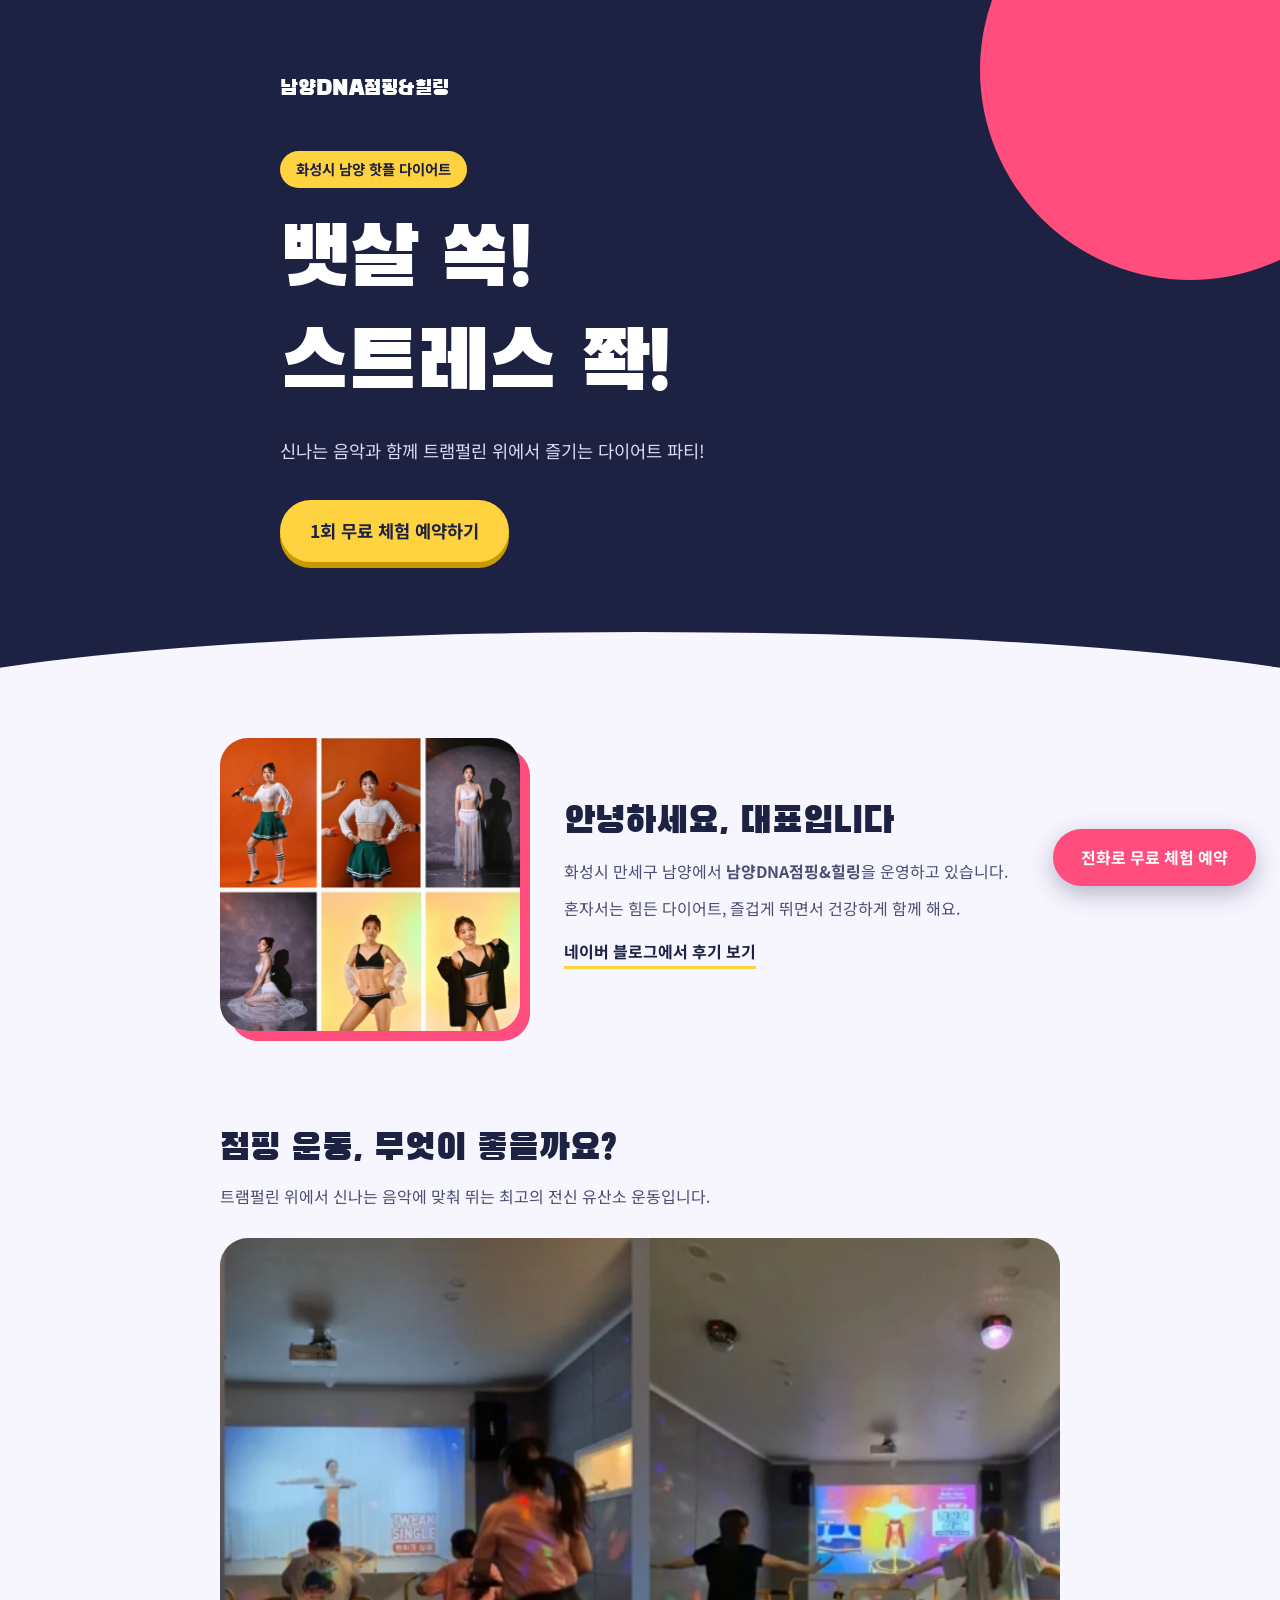
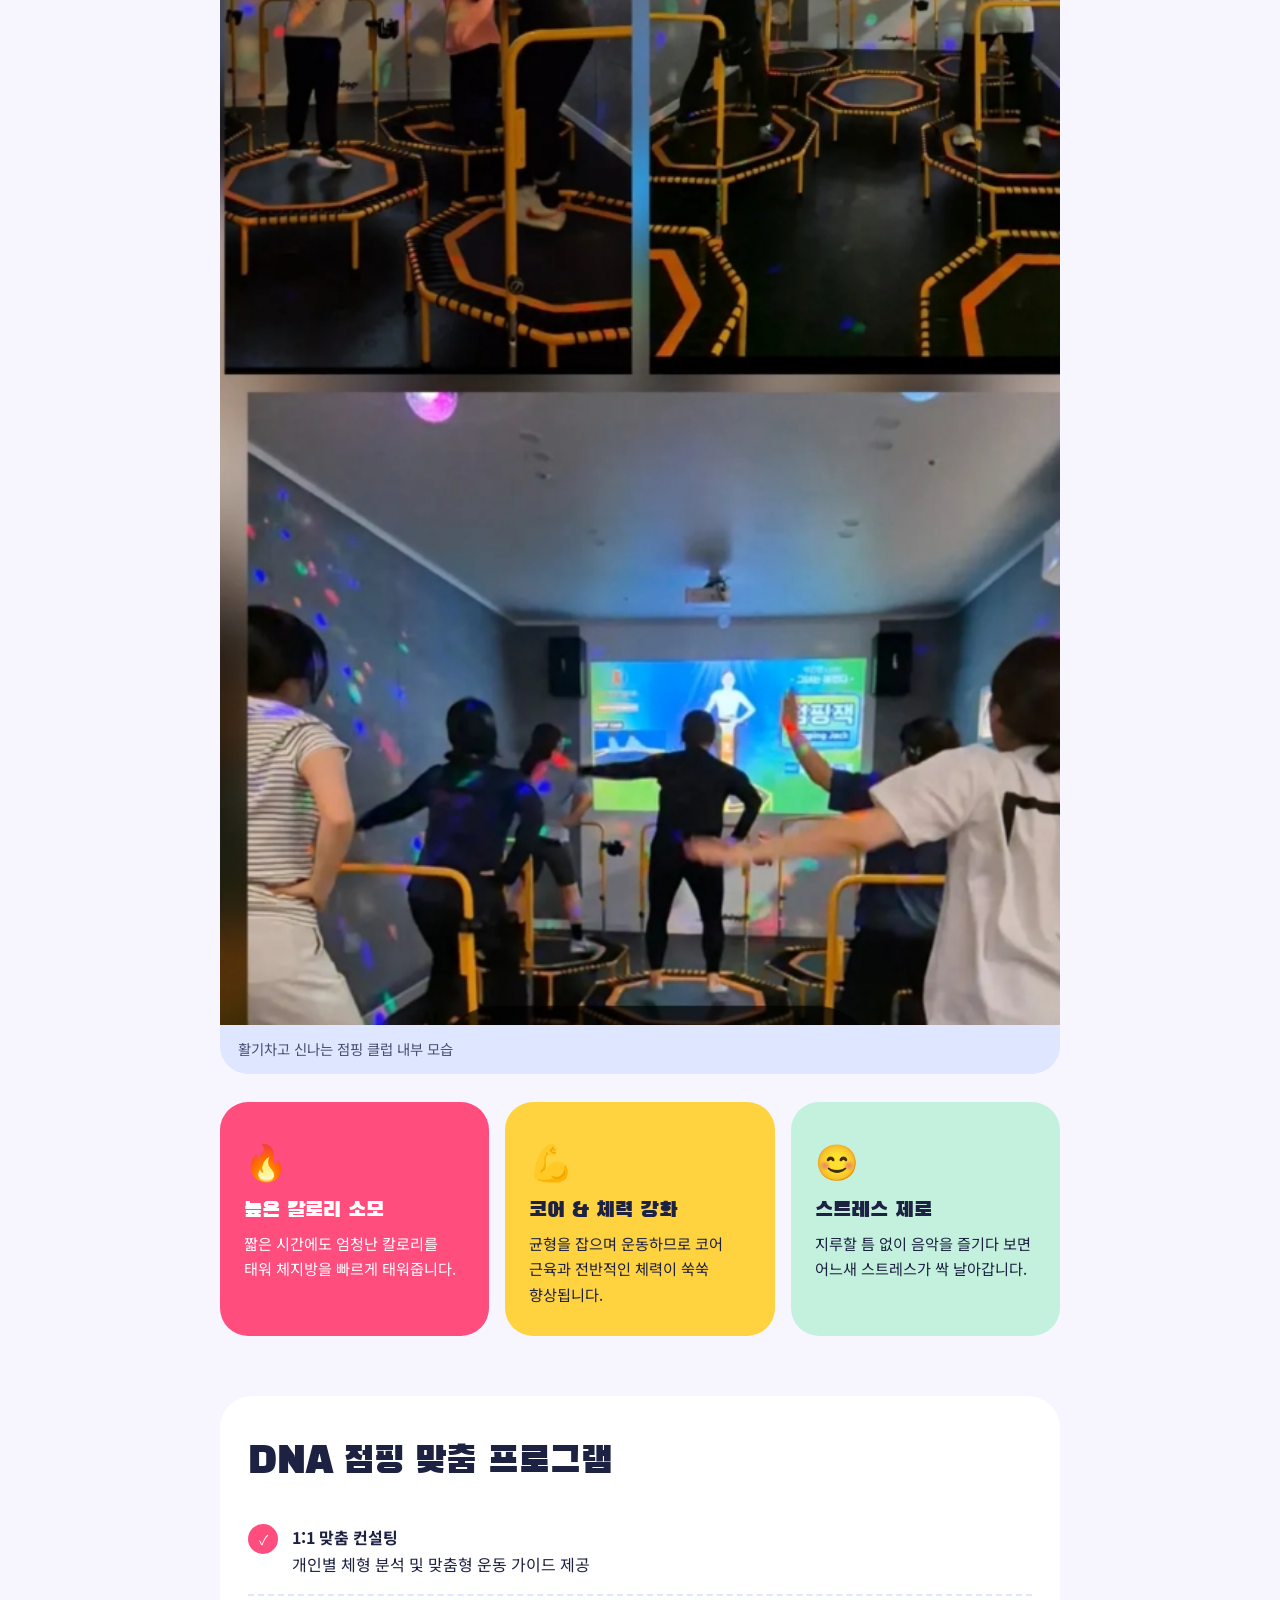
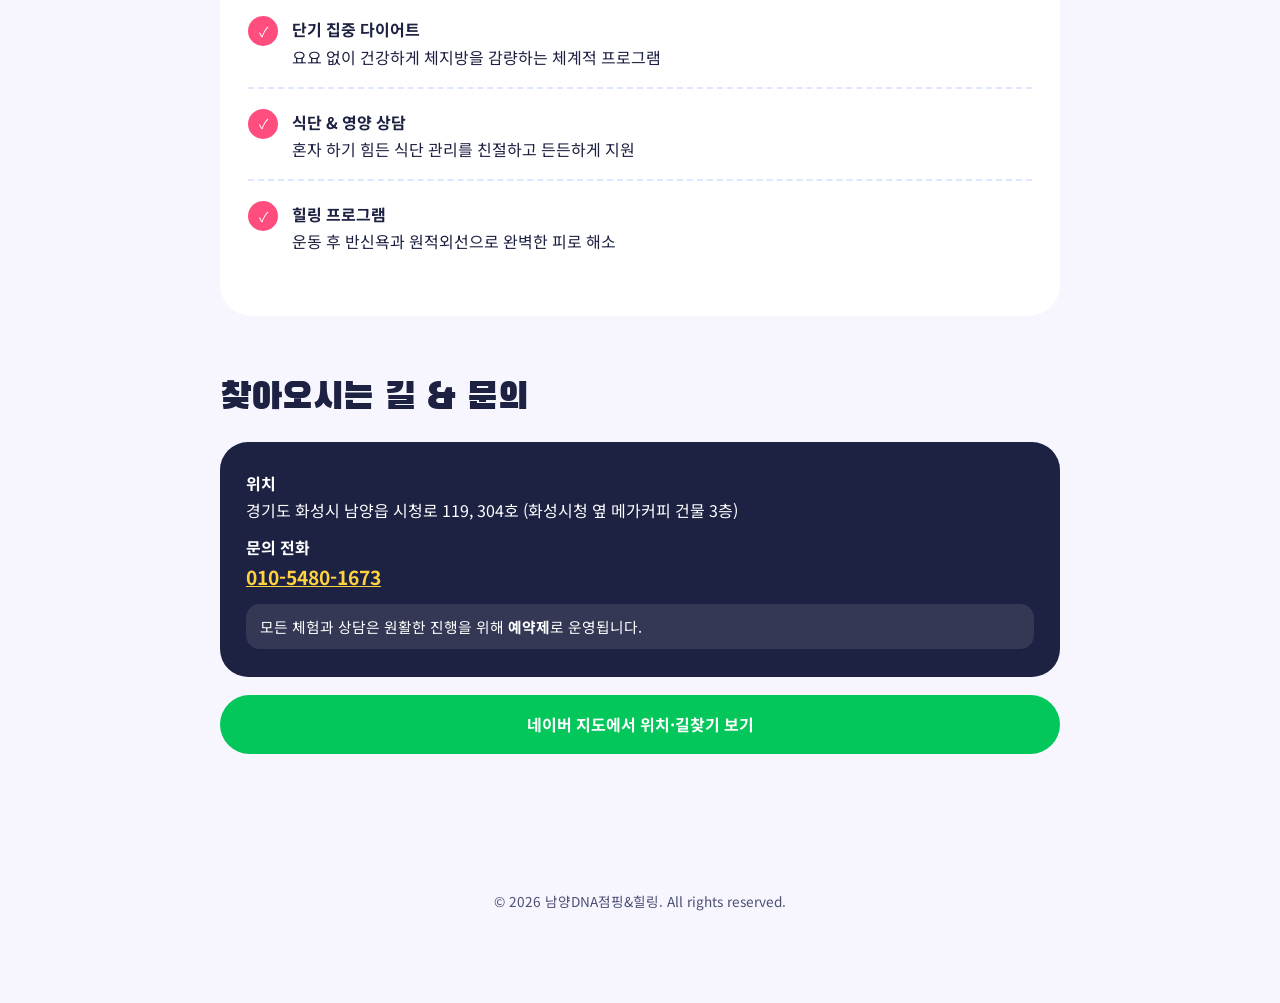
<file: index.html>
<!DOCTYPE html>
<html lang="ko">
<head>
  <meta charset="UTF-8">
  <meta name="viewport" content="width=device-width, initial-scale=1.0">
  <title>남양DNA점핑&힐링</title>
  <link rel="stylesheet" href="style.css">
</head>
<body>

  <header class="hero">
    <div class="brand">남양DNA점핑&amp;힐링</div>
    <div class="hero-content">
      <span class="badge">화성시 남양 핫플 다이어트</span>
      <h1>뱃살 쏙!<br>스트레스 쫙!</h1>
      <p class="subtitle">신나는 음악과 함께 트램펄린 위에서 즐기는 다이어트 파티!</p>
      <a href="tel:010-5480-1673" class="cta-btn">1회 무료 체험 예약하기</a>
    </div>
  </header>

  <main class="container">

    <section class="card owner">
      <div class="owner-photo">
        <img src="images/jumping2.jpg" alt="남양DNA점핑&amp;힐링 대표" onerror="this.parentElement.style.display='none'">
      </div>
      <div class="owner-text">
        <h2>안녕하세요, 대표입니다</h2>
        <p>화성시 만세구 남양에서 <strong>남양DNA점핑&amp;힐링</strong>을 운영하고 있습니다.</p>
        <p>혼자서는 힘든 다이어트, 즐겁게 뛰면서 건강하게 함께 해요.</p>
        <a href="https://blog.naver.com/cycygygy" target="_blank" rel="noopener" class="blog-link">네이버 블로그에서 후기 보기</a>
      </div>
    </section>

    <section class="card">
      <h2>점핑 운동, 무엇이 좋을까요?</h2>
      <p class="section-desc">트램펄린 위에서 신나는 음악에 맞춰 뛰는 최고의 전신 유산소 운동입니다.</p>

      <div class="image-box">
        <img src="images/jumping.jpg" alt="점핑 운동 분위기" onerror="this.parentElement.style.display='none'">
        <p class="img-placeholder-text">활기차고 신나는 점핑 클럽 내부 모습</p>
      </div>

      <div class="features-grid">
        <div class="feature-item">
          <div class="icon">🔥</div>
          <h3>높은 칼로리 소모</h3>
          <p>짧은 시간에도 엄청난 칼로리를 태워 체지방을 빠르게 태워줍니다.</p>
        </div>
        <div class="feature-item">
          <div class="icon">💪</div>
          <h3>코어 & 체력 강화</h3>
          <p>균형을 잡으며 운동하므로 코어 근육과 전반적인 체력이 쑥쑥 향상됩니다.</p>
        </div>
        <div class="feature-item">
          <div class="icon">😊</div>
          <h3>스트레스 제로</h3>
          <p>지루할 틈 없이 음악을 즐기다 보면 어느새 스트레스가 싹 날아갑니다.</p>
        </div>
      </div>
    </section>

    <section class="card bg-light">
      <h2>DNA 점핑 맞춤 프로그램</h2>
      <ul class="program-list">
        <li><span>✓</span> <div><strong>1:1 맞춤 컨설팅</strong><br>개인별 체형 분석 및 맞춤형 운동 가이드 제공</div></li>
        <li><span>✓</span> <div><strong>단기 집중 다이어트</strong><br>요요 없이 건강하게 체지방을 감량하는 체계적 프로그램</div></li>
        <li><span>✓</span> <div><strong>식단 & 영양 상담</strong><br>혼자 하기 힘든 식단 관리를 친절하고 든든하게 지원</div></li>
        <li><span>✓</span> <div><strong>힐링 프로그램</strong><br>운동 후 반신욕과 원적외선으로 완벽한 피로 해소</div></li>
      </ul>
    </section>

    <section class="card contact-card">
      <h2>찾아오시는 길 & 문의</h2>
      <div class="info-box">
        <p><strong>위치</strong><br>경기도 화성시 남양읍 시청로 119, 304호 (화성시청 옆 메가커피 건물 3층)</p>
        <p><strong>문의 전화</strong><br><a href="tel:010-5480-1673" class="phone-link">010-5480-1673</a></p>
        <p class="notice">모든 체험과 상담은 원활한 진행을 위해 <strong>예약제</strong>로 운영됩니다.</p>
      </div>
      <div class="map-btn-area">
        <a href="https://map.naver.com/p/search/%EB%82%A8%EC%96%91DNA%EC%A0%90%ED%95%91" target="_blank" rel="noopener" class="naver-map-btn">
          네이버 지도에서 위치·길찾기 보기
        </a>
      </div>
    </section>

  </main>

  <footer>
    <p>&copy; 2026 남양DNA점핑&amp;힐링. All rights reserved.</p>
  </footer>

  <a href="tel:010-5480-1673" class="call-fab">전화로 무료 체험 예약</a>

</body>
</html>
</file>
<file: style.css>
@import url('https://fonts.googleapis.com/css2?family=Black+Han+Sans&family=Noto+Sans+KR:wght@400;500;700&display=swap');

:root {
  --ink: #1d2142;
  --ink-soft: #4a4f73;
  --pink: #ff4d7e;
  --sun: #ffd23f;
  --mint: #c4f1dd;
  --sky: #dfe6ff;
  --paper: #f7f6ff;
  --white: #ffffff;
}

* { box-sizing: border-box; margin: 0; padding: 0; }
html { scroll-behavior: smooth; }

body {
  font-family: 'Noto Sans KR', sans-serif;
  color: var(--ink);
  background: var(--paper);
  line-height: 1.7;
  word-break: keep-all;
  padding-bottom: env(safe-area-inset-bottom, 0);
}

a { color: inherit; }
a:focus-visible { outline: 3px solid var(--sun); outline-offset: 3px; }

h1, h2, h3 { font-family: 'Black Han Sans', 'Noto Sans KR', sans-serif; font-weight: 400; line-height: 1.25; }

/* ---------- 히어로 ---------- */
.hero {
  position: relative;
  overflow: hidden;
  background: var(--ink);
  color: var(--white);
  padding: 72px 24px 140px;
}
.hero::before {            /* 핑크 해 */
  content: "";
  position: absolute;
  width: 420px; height: 420px;
  right: -120px; top: -140px;
  border-radius: 50%;
  background: var(--pink);
}
.hero::after {             /* 하단 곡선: 트램펄린 매트 */
  content: "";
  position: absolute;
  left: -10%; right: -10%; bottom: -90px;
  height: 160px;
  border-radius: 50%;
  background: var(--paper);
}
.hero-content { position: relative; z-index: 1; max-width: 720px; margin: 0 auto; }

.badge {
  display: inline-block;
  background: var(--sun);
  color: var(--ink);
  font-weight: 700;
  font-size: 0.9rem;
  padding: 6px 16px;
  border-radius: 999px;
  margin-bottom: 22px;
}
.hero h1 {
  font-size: clamp(2.8rem, 11vw, 5.2rem);
  letter-spacing: -0.02em;
  margin-bottom: 18px;
}
.subtitle {
  font-size: 1.1rem;
  max-width: 28em;
  color: #d9dcf5;
  margin-bottom: 34px;
}
.cta-btn {
  display: inline-block;
  background: var(--sun);
  color: var(--ink);
  font-weight: 700;
  font-size: 1.1rem;
  text-decoration: none;
  padding: 16px 30px;
  border-radius: 999px;
  box-shadow: 0 6px 0 #c99a00;
  transition: transform .15s, box-shadow .15s;
}
.cta-btn:hover { transform: translateY(3px); box-shadow: 0 3px 0 #c99a00; }
.cta-btn:active { transform: translateY(6px); box-shadow: 0 0 0 #c99a00; }

.brand {
  position: relative; z-index: 1;
  max-width: 720px; margin: 0 auto 44px;
  font-family: 'Black Han Sans', 'Noto Sans KR', sans-serif;
  font-size: 1.3rem;
  color: var(--white);
}

/* ---------- 본문 공통 ---------- */
.container { max-width: 880px; margin: 0 auto; padding: 0 20px 60px; }
.card { padding: 48px 0; }
.card h2 { font-size: clamp(1.7rem, 6vw, 2.3rem); margin-bottom: 10px; }
.section-desc { color: var(--ink-soft); max-width: 32em; margin-bottom: 28px; }

/* 사진 */
.image-box {
  border-radius: 28px;
  overflow: hidden;
  background: var(--sky);
  margin-bottom: 28px;
  min-height: 120px;
}
.image-box img { display: block; width: 100%; height: auto; }
.img-placeholder-text { padding: 12px 18px; font-size: .9rem; color: var(--ink-soft); }

/* 대표 인사 */
.owner { display: grid; gap: 24px; align-items: center; grid-template-columns: 1fr; padding-top: 36px; }
.owner-photo { border-radius: 28px; overflow: hidden; background: var(--sky); box-shadow: 10px 10px 0 var(--pink); max-width: 340px; margin: 0 auto 10px; }
.owner-photo img { display: block; width: 100%; height: auto; }
.owner-text h2 { margin-bottom: 12px; }
.owner-text p { color: var(--ink-soft); }
.owner-text p + p { margin-top: 10px; }
.blog-link { display: inline-block; margin-top: 16px; font-weight: 700; color: var(--ink); border-bottom: 3px solid var(--sun); text-decoration: none; }
@media (min-width: 720px) { .owner { grid-template-columns: 300px 1fr; gap: 44px; } .owner-photo { margin: 0; } }

/* 장점 3개: 색을 달리해 리듬감 */
.features-grid { display: grid; gap: 16px; grid-template-columns: repeat(auto-fit, minmax(240px, 1fr)); }
.feature-item { padding: 28px 24px; border-radius: 28px; }
.feature-item:nth-child(1) { background: var(--pink); color: var(--white); }
.feature-item:nth-child(2) { background: var(--sun); }
.feature-item:nth-child(3) { background: var(--mint); }
.feature-item .icon { font-size: 2.2rem; margin-bottom: 8px; }
.feature-item h3 { font-size: 1.35rem; margin-bottom: 6px; }
.feature-item p { font-size: .95rem; }

/* 프로그램 */
.bg-light {
  background: var(--white);
  border-radius: 32px;
  padding: 44px 28px;
  margin: 12px 0;
}
.program-list { list-style: none; display: grid; gap: 4px; margin-top: 22px; }
.program-list li {
  display: flex; gap: 14px;
  padding: 16px 0;
  border-bottom: 2px dashed var(--sky);
}
.program-list li:last-child { border-bottom: 0; }
.program-list li span {
  flex: none;
  width: 30px; height: 30px;
  display: grid; place-items: center;
  background: var(--pink);
  color: var(--white);
  border-radius: 50%;
  font-size: .85rem;
}

/* 오시는 길 */
.info-box {
  background: var(--ink);
  color: var(--white);
  border-radius: 28px;
  padding: 28px 26px;
  margin-top: 20px;
}
.info-box p + p { margin-top: 10px; }
.phone-link { color: var(--sun); font-weight: 700; font-size: 1.2rem; }
.notice { background: rgba(255,255,255,.1); padding: 10px 14px; border-radius: 14px; font-size: .92rem; }

.map-btn-area { margin-top: 18px; }
.naver-map-btn {
  display: block;
  text-align: center;
  background: #03c75a;
  color: var(--white);
  font-weight: 700;
  text-decoration: none;
  padding: 16px;
  border-radius: 999px;
  transition: filter .15s;
}
.naver-map-btn:hover { filter: brightness(.93); }

footer { text-align: center; color: var(--ink-soft); font-size: .85rem; padding: 28px 20px 96px; }

/* 모바일 하단 고정 전화 버튼 */
.call-fab {
  position: fixed; left: 16px; right: 16px; bottom: calc(14px + env(safe-area-inset-bottom, 0));
  z-index: 10;
  text-align: center;
  background: var(--pink);
  color: var(--white);
  font-weight: 700;
  text-decoration: none;
  padding: 15px;
  border-radius: 999px;
  box-shadow: 0 8px 24px rgba(29,33,66,.3);
}
@media (min-width: 720px) {
  .call-fab { left: auto; right: 24px; width: auto; padding: 15px 28px; }
  footer { padding-bottom: 90px; }
}
@media (prefers-reduced-motion: reduce) { * { transition: none !important; scroll-behavior: auto !important; } }
</file>
